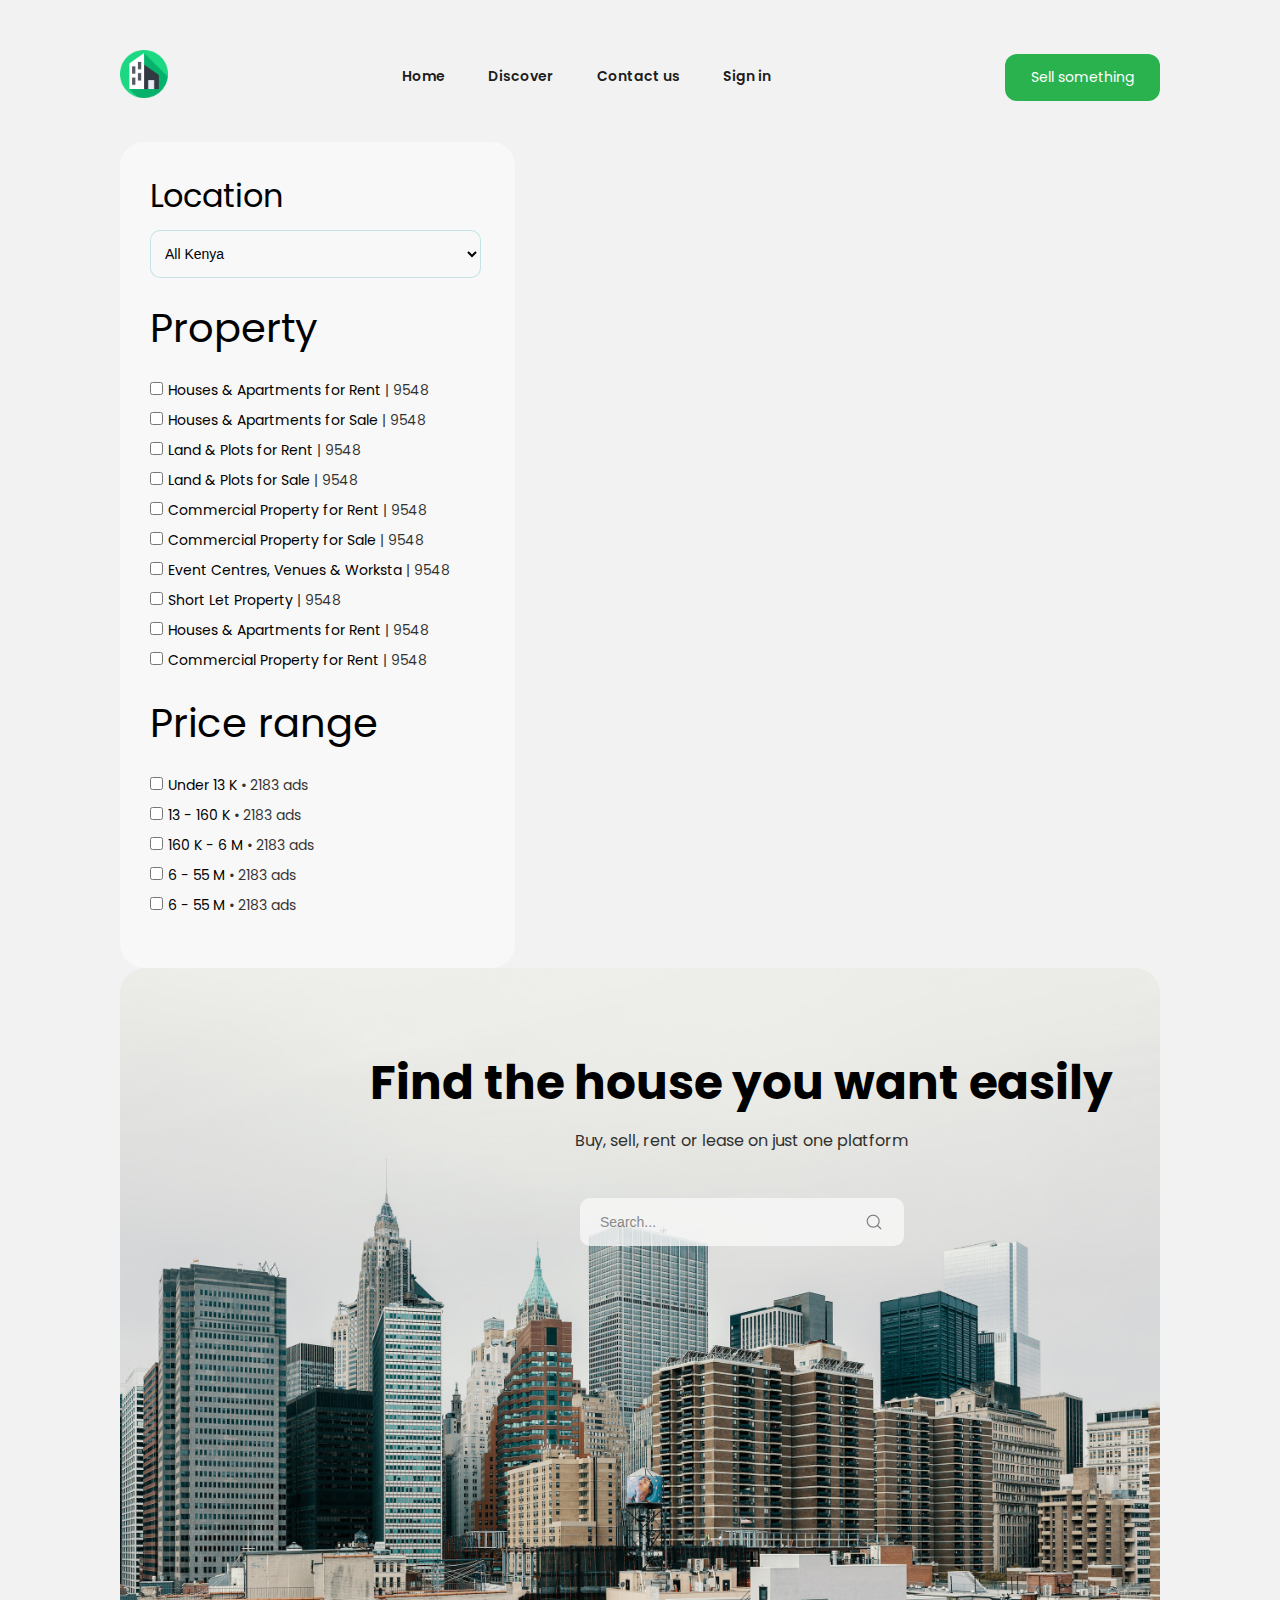
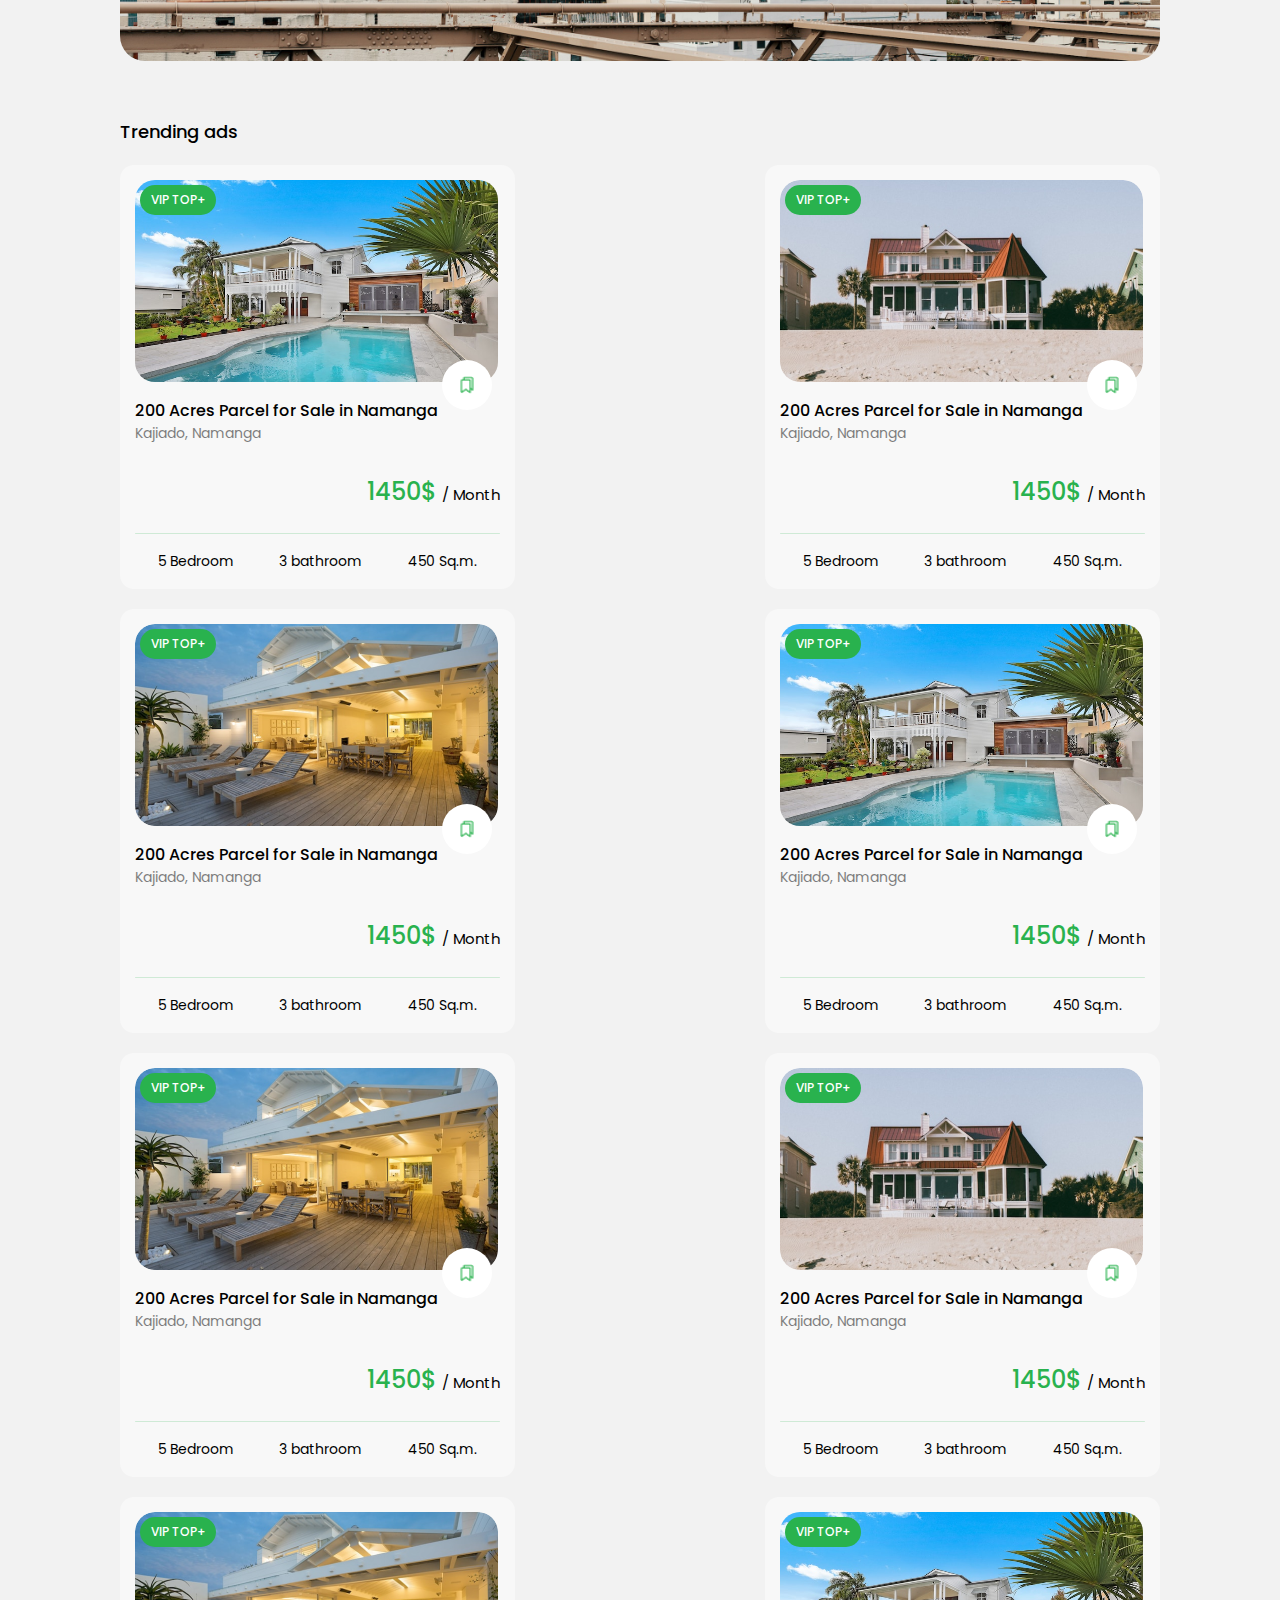
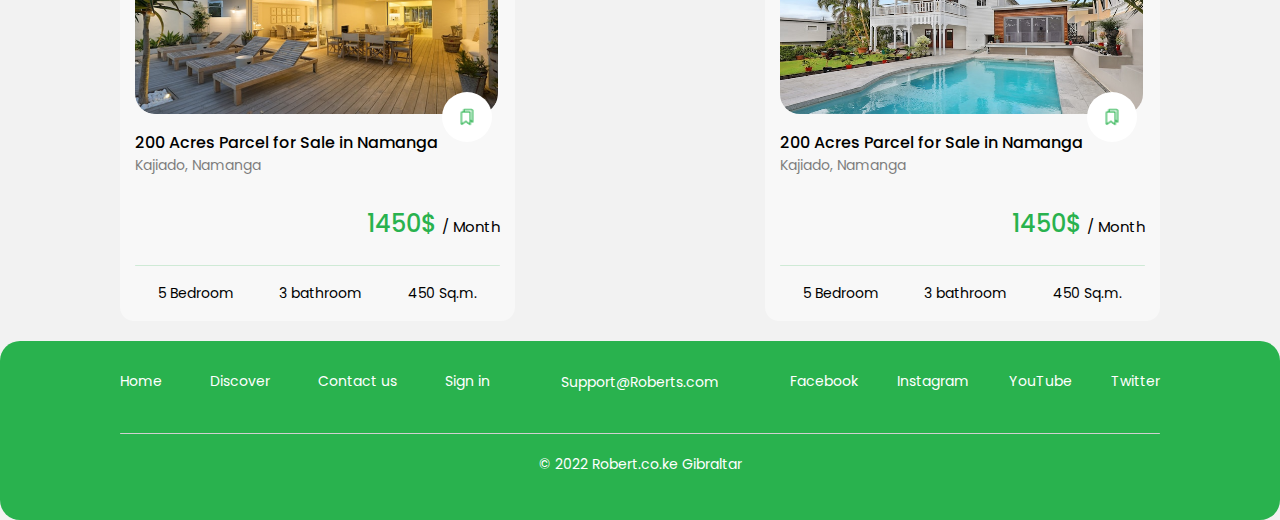
<file: index.html>
<!DOCTYPE html>
<html lang="en">
    <head>
        <meta charset="UTF-8">
        <meta name="viewport" content="width=device-width, initial-scale=1.0">
        <title>SHUALEDURI</title>
        <link rel="preconnect" href="https://fonts.googleapis.com">
        <link rel="preconnect" href="https://fonts.gstatic.com" crossorigin>
        <link href="https://fonts.googleapis.com/css2?family=Poppins:ital,wght@0,100;0,200;0,300;0,400;0,500;0,600;0,700;0,800;0,900;1,100;1,200;1,300;1,400;1,500;1,600;1,700;1,800;1,900&display=swap" rel="stylesheet">
        <link rel="stylesheet" href="assets/css/style.css">
        <link rel="stylesheet" href="assets/css/style-mob.css">
        <link rel="shortcut icon" href="assets/images/logo.png" type="image/x-icon">
    </head>
    <body class="font-family">
        <header>
            <div class="container">
                <div class="d-flex header-div">
                    <a href="index.html">
                        <img id="logo" src="assets/images/logo.png" alt="logo">
                    </a>
                    <nav>
                        <ul class="navbar-ul font">
                            <li>
                                <a href="#">Home</a>
                            </li>
                            <li>
                                <a href="Home.html" target="_self">Discover</a>
                            </li>
                            <li>
                                <a href="#">Contact us</a>
                            </li>
                            <li>
                                <a href="#">Sign in</a>
                            </li>
                        </ul>
                    </nav>
                    <div class="button-div">
                        <button class="button-h font">Sell something</button>
                    </div>
                </div>
            </div>
            <div class="buttons">
                <div class="gilaki-f">
                    <div class="gilaki">
                        <img src="assets/images/home-2.png" alt="home-2">
                        <h1>Home</h1>
                    </div>
                    <div class="gilaki">
                        <img src="assets/images/3dcube.png" alt="3dcube">
                        <h1>Discover</h1>
                    </div>
                    <div class="gilaki">
                        <div class="isari-bg">
                            <img src="assets/images/isari.png" alt="isari">
                        </div>
                        <h1 class="gilaki-t">Sell</h1>
                    </div>
                    <div class="gilaki">
                        <img src="assets/images/message-text.png" alt="message-text">
                        <h1>Message</h1>
                    </div>
                    <div class="gilaki">
                        <img src="assets/images/user.png" alt="user">
                        <h1>Profile</h1>
                    </div>
                </div>    
            </div>
        </header>
        <main class="container">
            <article class="article d-flex">
                <section class="section1">
                    <div>
                        <h1>Location</h1>
                        <select name="archeva">
                            <option value="All Kenya">All Kenya</option>
                        </select>
                    </div>
                    <div class="check">
                        <h1>Property</h1>
                        <div class="padding-b">
                            <div>
                                <input type="checkbox" id="knop"/>
                                <label for="knop">Houses & Apartments for Rent
                                <span>| 9548</span></label>
                            </div>
                            <div>
                                <input type="checkbox" id="knop">
                                <label for="knop">Houses & Apartments for Sale
                                <span>| 9548</span></label>
                            </div>
                            <div>
                                <input type="checkbox" id="knop">
                                <label for="knop">Land & Plots for Rent
                                <span>| 9548</span></label>
                            </div>
                            <div>
                                <input type="checkbox" id="knop">
                                <label for="knop">Land & Plots for Sale
                                <span>| 9548</span></label>
                            </div>
                            <div>
                                <input type="checkbox" id="knop">
                                <label for="knop">Commercial Property for Rent
                                <span>| 9548</span></label>
                            </div>
                            <div>
                                <input type="checkbox" id="knop">
                                <label for="knop">Commercial Property for Sale
                                <span>| 9548</span></label>
                            </div>
                            <div>
                                <input type="checkbox" id="knop">
                                <label for="Eknop">Event Centres, Venues & Worksta
                                <span>| 9548</span></label>
                            </div>
                            <div>
                                <input type="checkbox" id="knop">
                                <label for="knop">Short Let Property
                                <span>| 9548</span></label>
                            </div>
                            <div>
                                <input type="checkbox" id="knop">
                                <label for="knop">Houses & Apartments for Rent
                                <span>| 9548</span></label>
                            </div>
                            <div>
                                <input type="checkbox" id="knop">
                                <label for="knop">Commercial Property for Rent
                                <span>| 9548</span></label>
                            </div>
                        </div>
                    </div>
                    <div class="check">
                        <h1>Price range</h1>
                        <div class="padding-b">
                            <div>
                                <input type="checkbox" id="knop"/>
                                <label for="knop">Under 13 K 
                                <span>• 2183 ads</span></label>
                            </div>
                            <div>
                                <input type="checkbox" id="knop"/>
                                <label for="knop">13 - 160 K
                                <span>• 2183 ads</span></label>
                            </div>
                            <div>
                                <input type="checkbox" id="knop"/>
                                <label for="knop">160 K - 6 M
                                <span>• 2183 ads</span></label>
                            </div>
                            <div>
                                <input type="checkbox" id="knop"/>
                                <label for="knop">6 - 55 M
                                <span>• 2183 ads</span></label>
                            </div>
                            <div>
                                <input type="checkbox" id="knop"/>
                                <label for="knop">6 - 55 M
                                <span>• 2183 ads</span></label>
                            </div>
                        </div>
                    </div>
                </section>
                <section class="section2">
                    <div class="section2-div">
                        <h1>Find the house you want easily</h1>
                        <h2>Buy, sell, rent or lease on just one platform</h2>
                        <input type="search" placeholder="Search...">
                        <div class="frame-back">
                            <img class="search-frame" src="assets/images/search.png" alt="search">
                        </div>
                        <img class="main-img" src="assets/images/img1.jpg" alt="img1">
                    </div>
                </section>
            </article>
            <article class="article d-flex">
                <section class="section3">
                    <h1 class="section3-title">Trending ads</h1>
                    <div class="flex-div">
                        <div class="section3-div">
                            <a href="Home.html">
                              <h1 class="title">VIP TOP+</h1>
                            <img class="img" src="assets/images/img2.jpg" alt="img2">
                            <div class="frame-div">
                                <img class="frame" src="assets/images/Frame.png" alt="Frame">
                            </div>
                            <h2>200 Acres Parcel for Sale in Namanga</h2>
                            <h3>Kajiado, Namanga</h3>
                            <h4>1450$ <span>/ Month</span></h4>
                            <div class="zoli"></div>
                            <div class="desc d-flex">
                                <h1>5 Bedroom</h1>
                                <h1>3 bathroom</h1>
                                <h1>450 Sq.m.</h1>
                            </div>  
                            </a>   
                        </div>
                        <div class="section3-div">
                            <a href="Home.html">
                              <h1 class="title">VIP TOP+</h1>
                            <img class="img" src="assets/images/img3.png" alt="img2">
                            <div class="frame-div">
                                <img class="frame" src="assets/images/Frame.png" alt="Frame">
                            </div>
                            <h2>200 Acres Parcel for Sale in Namanga</h2>
                            <h3>Kajiado, Namanga</h3>
                            <h4>1450$ <span>/ Month</span></h4>
                            <div class="zoli"></div>
                            <div class="desc d-flex">
                                <h1>5 Bedroom</h1>
                                <h1>3 bathroom</h1>
                                <h1>450 Sq.m.</h1>
                            </div>  
                            </a>
                        </div>
                        <div class="section3-div">
                            <a href="Home.html">
                               <h1 class="title">VIP TOP+</h1>
                            <img class="img" src="assets/images/img5.png" alt="img2">
                            <div class="frame-div">
                                <img class="frame" src="assets/images/Frame.png" alt="Frame">
                            </div>
                            <h2>200 Acres Parcel for Sale in Namanga</h2>
                            <h3>Kajiado, Namanga</h3>
                            <h4>1450$ <span>/ Month</span></h4>
                            <div class="zoli"></div>
                            <div class="desc d-flex">
                                <h1>5 Bedroom</h1>
                                <h1>3 bathroom</h1>
                                <h1>450 Sq.m.</h1>
                            </div> 
                            </a>
                        </div>
                        <div class="section3-div">
                            <a href="Home.html">
                              <h1 class="title">VIP TOP+</h1>
                            <img class="img" src="assets/images/img2.jpg" alt="img2">
                            <div class="frame-div">
                                <img class="frame" src="assets/images/Frame.png" alt="Frame">
                            </div>
                            <h2>200 Acres Parcel for Sale in Namanga</h2>
                            <h3>Kajiado, Namanga</h3>
                            <h4>1450$ <span>/ Month</span></h4>
                            <div class="zoli"></div>
                            <div class="desc d-flex">
                                <h1>5 Bedroom</h1>
                                <h1>3 bathroom</h1>
                                <h1>450 Sq.m.</h1>
                            </div>  
                            </a>
                        </div>
                        <div class="section3-div">
                            <a href="Home.html">
                              <h1 class="title">VIP TOP+</h1>
                            <img class="img" src="assets/images/img5.png" alt="img2">
                            <div class="frame-div">
                                <img class="frame" src="assets/images/Frame.png" alt="Frame">
                            </div>
                            <h2>200 Acres Parcel for Sale in Namanga</h2>
                            <h3>Kajiado, Namanga</h3>
                            <h4>1450$ <span>/ Month</span></h4>
                            <div class="zoli"></div>
                            <div class="desc d-flex">
                                <h1>5 Bedroom</h1>
                                <h1>3 bathroom</h1>
                                <h1>450 Sq.m.</h1>
                            </div>  
                            </a>   
                        </div>
                        <div class="section3-div">
                            <a href="Home.html">
                              <h1 class="title">VIP TOP+</h1>
                            <img class="img" src="assets/images/img3.png" alt="img2">
                            <div class="frame-div">
                                <img class="frame" src="assets/images/Frame.png" alt="Frame">
                            </div>
                            <h2>200 Acres Parcel for Sale in Namanga</h2>
                            <h3>Kajiado, Namanga</h3>
                            <h4>1450$ <span>/ Month</span></h4>
                            <div class="zoli"></div>
                            <div class="desc d-flex">
                                <h1>5 Bedroom</h1>
                                <h1>3 bathroom</h1>
                                <h1>450 Sq.m.</h1>
                            </div>  
                            </a>
                        </div>
                        <div class="section3-div">
                            <a href="Home.html">
                              <h1 class="title">VIP TOP+</h1>
                            <img class="img" src="assets/images/img5.png" alt="img2">
                            <div class="frame-div">
                                <img class="frame" src="assets/images/Frame.png" alt="Frame">
                            </div>
                            <h2>200 Acres Parcel for Sale in Namanga</h2>
                            <h3>Kajiado, Namanga</h3>
                            <h4>1450$ <span>/ Month</span></h4>
                            <div class="zoli"></div>
                            <div class="desc d-flex">
                                <h1>5 Bedroom</h1>
                                <h1>3 bathroom</h1>
                                <h1>450 Sq.m.</h1>
                            </div>  
                            </a>
                        </div>
                        <div class="section3-div">
                            <a href="Home.html">
                              <h1 class="title">VIP TOP+</h1>
                            <img class="img" src="assets/images/img2.jpg" alt="img2">
                            <div class="frame-div">
                                <img class="frame" src="assets/images/Frame.png" alt="Frame">
                            </div>
                            <h2>200 Acres Parcel for Sale in Namanga</h2>
                            <h3>Kajiado, Namanga</h3>
                            <h4>1450$ <span>/ Month</span></h4>
                            <div class="zoli"></div>
                            <div class="desc d-flex">
                                <h1>5 Bedroom</h1>
                                <h1>3 bathroom</h1>
                                <h1>450 Sq.m.</h1>
                            </div>  
                            </a>
                        </div>
                    </div>
                </section>
            </article>
        </main>
        <footer>
            <div class="container">
                <div class="footer-f">
                    <div class="row">
                        <ul class="navbar-ul li-row">
                            <li><a href="#"></a>Home</li>
                            <li><a href="#"></a>Discover</li>
                            <li><a href="#"></a>Contact us</li>
                            <li><a href="#"></a>Sign in</li>
                        </ul>
                    </div>
                    <div class="mail">
                        <h1>Support@Roberts.com</h1>
                    </div>
                    <div class="row">
                        <ul class="navbar-ul li-row2">
                            <li><a href="facebook.com" target="_blank"></a>Facebook</li>
                            <li><a href="instagram.com" target="_blank"></a>Instagram</li>
                            <li><a href="youtube.com" target="_blank"></a>YouTube</li>
                            <li><a href="x.com" target="_blank"></a>Twitter</li>
                        </ul>
                    </div>
                </div>
                <div>
                    <div class="zoli2"></div>
                </div>
                <div class="last">
                    <h1>© 2022 Robert.co.ke Gibraltar</h1>
                </div>
            </div>
        </footer>
    </body>
</html>
</file>
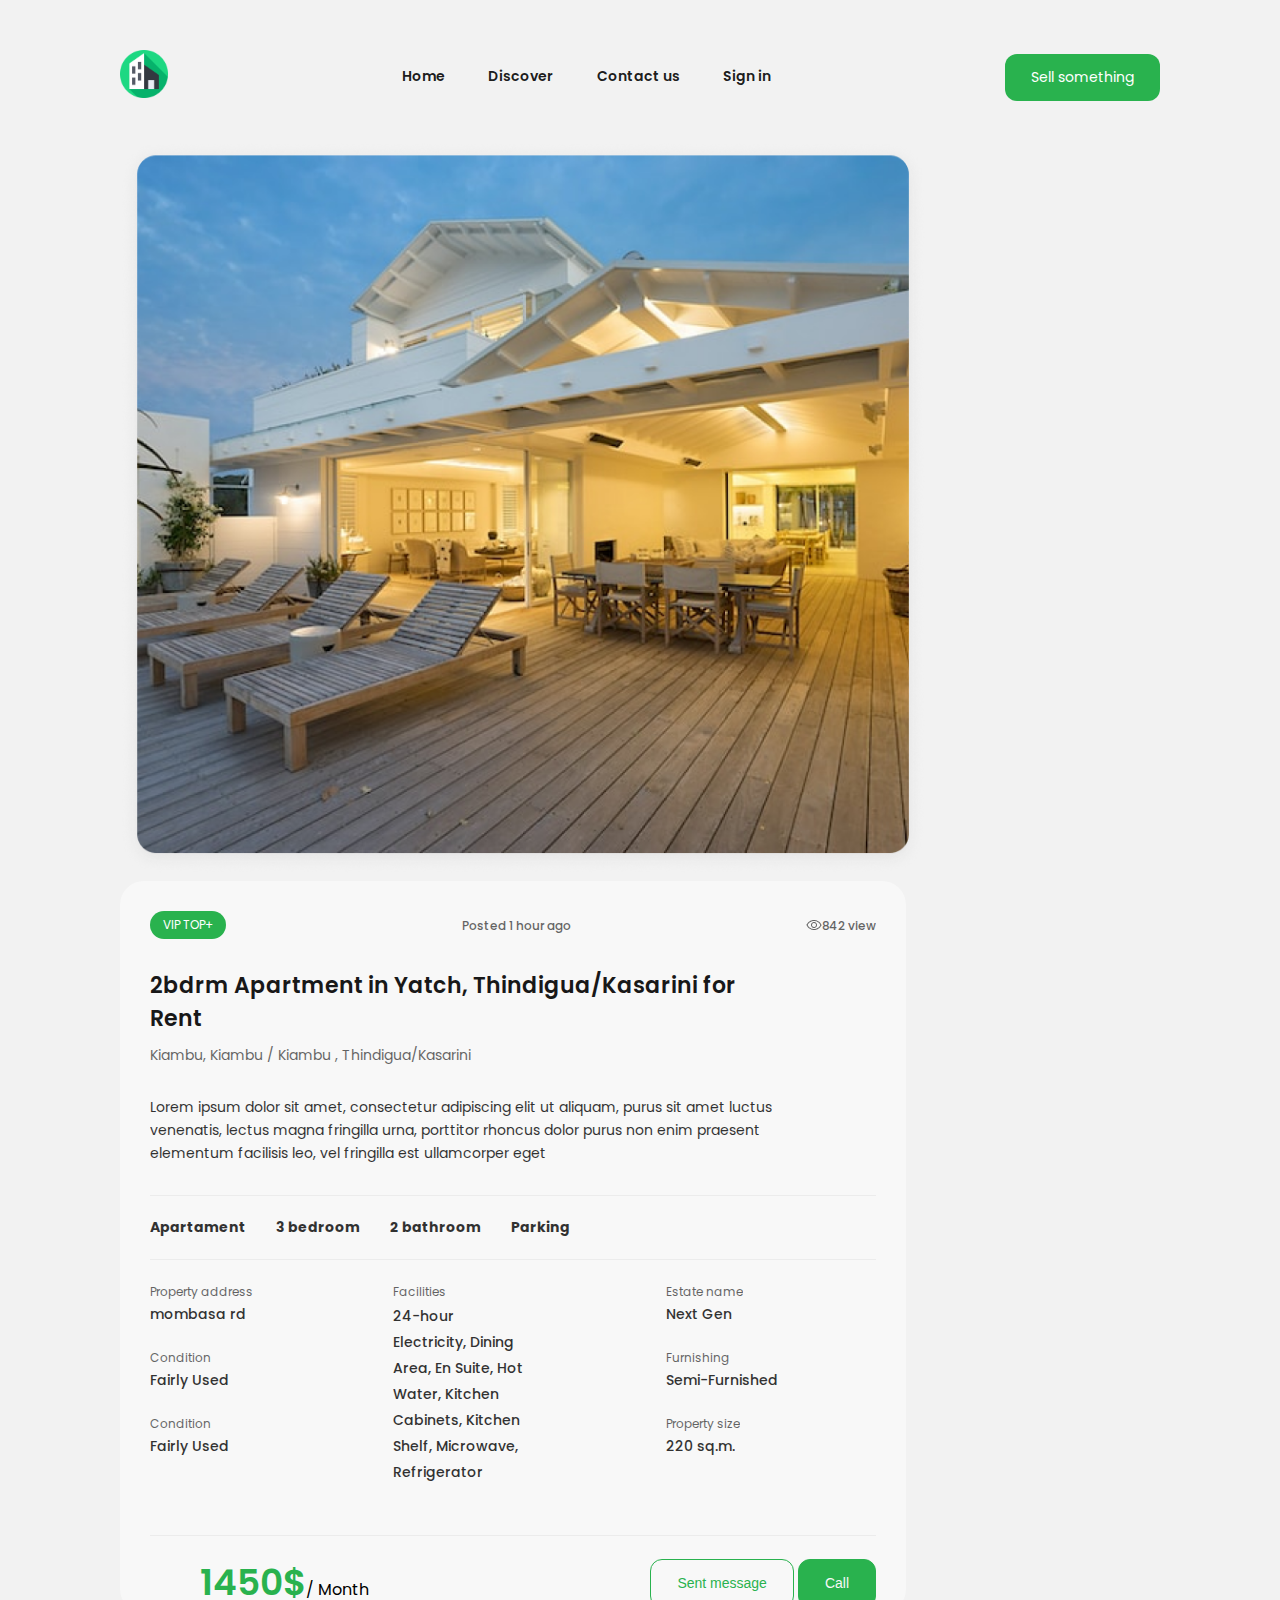
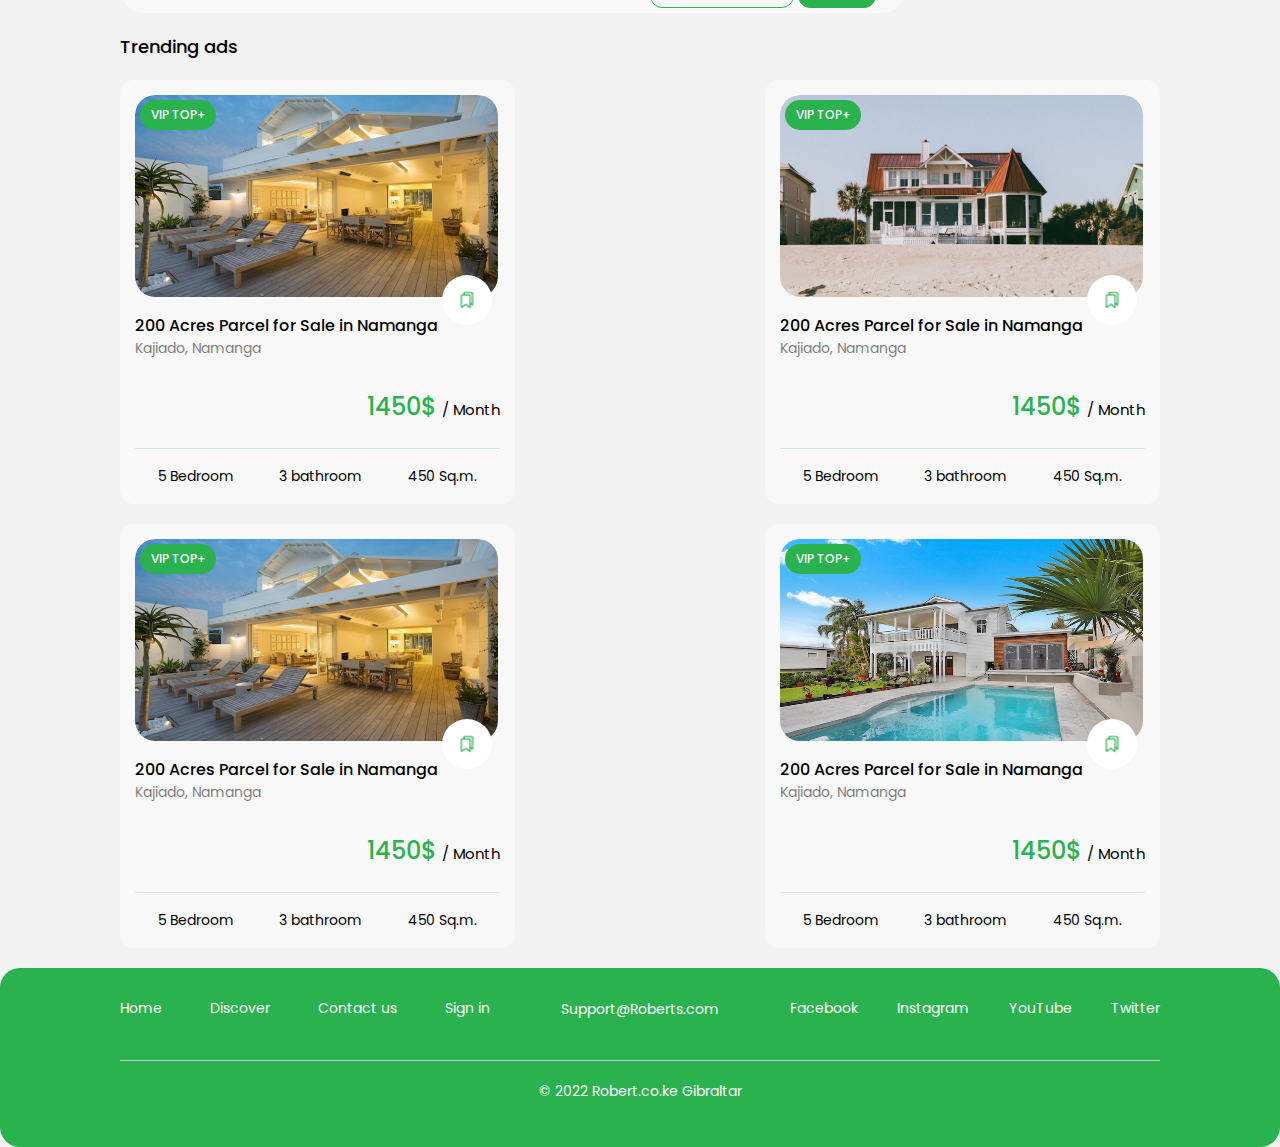
<file: Home.html>
<!DOCTYPE html>
<html lang="en">
    <head>
        <meta charset="UTF-8">
        <meta name="viewport" content="width=device-width, initial-scale=1.0">
        <title>SHUALEDURI</title>
        <link rel="preconnect" href="https://fonts.googleapis.com">
        <link rel="preconnect" href="https://fonts.gstatic.com" crossorigin>
        <link href="https://fonts.googleapis.com/css2?family=Poppins:ital,wght@0,100;0,200;0,300;0,400;0,500;0,600;0,700;0,800;0,900;1,100;1,200;1,300;1,400;1,500;1,600;1,700;1,800;1,900&display=swap" rel="stylesheet">
        <link rel="stylesheet" href="assets/css/style.css">
        <link rel="stylesheet" href="assets/css/style-mob2.css">
        <link rel="shortcut icon" href="assets/images/logo.png" type="image/x-icon">
    </head>
    <body class="font-family">
        <header>
            <div class="container">
                <div class="d-flex header-div">
                    <a href="index.html">
                        <img id="logo" src="assets/images/logo.png" alt="logo">
                    </a>
                    <nav>
                        <ul class="navbar-ul font">
                            <li>
                                <a href="index.html" target="_self">Home</a>
                            </li>
                            <li>
                                <a href="#">Discover</a>
                            </li>
                            <li>
                                <a href="#">Contact us</a>
                            </li>
                            <li>
                                <a href="#">Sign in</a>
                            </li>
                        </ul>
                    </nav>
                    <div class="button-div">
                        <button class="button-h font">Sell something</button>
                    </div>
                </div>
            </div>
        </header>
        <main class="container">
            <section class="d-flex spb">
                <article class="article1">
                    <img src="assets/images/Rectangle 431.png" alt="Rectangle">
                </article>
                <article class="article2">
                    <div class="article2-div">
                        <div class="article2-bg">
                            <h1>VIP TOP+</h1>
                        </div>
                        <h1 class="h1-2">Posted 1 hour ago</h1>
                        <div class="f-div">
                            <img src="assets/images/tvali.png" alt="tvali">
                            <h1 class="h1-3">842 view</h1>
                        </div>
                    </div>
                    <div class="article2-div2">
                        <h1>2bdrm Apartment in Yatch, Thindigua/Kasarini for Rent</h1>
                        <h2>Kiambu, Kiambu / Kiambu , Thindigua/Kasarini</h2>
                        <p>Lorem ipsum dolor sit amet, consectetur adipiscing elit ut aliquam, purus sit amet luctus venenatis, lectus magna fringilla urna, porttitor rhoncus dolor purus non enim praesent elementum facilisis leo, vel fringilla est ullamcorper eget</p>
                    </div>
                    <div>
                        <div class="zoli3"></div>
                        <div class="middle-flex">
                            <h1>Apartament</h1>
                            <h1>3 bedroom</h1>
                            <h1>2 bathroom</h1>
                            <h1>Parking</h1>
                        </div>
                        <div class="zoli3"></div>
                    </div>
                    <div class="sia">
                        <div class="sia1">
                            <div class="m-b">
                                <h2>Property address</h2>
                                <h1>mombasa rd</h1>
                            </div>
                            <div class="m-b">
                                <h2>Condition</h2>
                                <h1>Fairly Used</h1>
                            </div>   
                            <div class="m-b">            
                                <h2>Condition</h2>
                                <h1>Fairly Used</h1>
                            </div> 
                        </div>
                        <div class="sia2">
                            <h2 class="s2">Facilities</h2>
                            <p>24-hour Electricity,
                                Dining Area,
                                En Suite,
                                Hot Water,
                                Kitchen Cabinets,
                                Kitchen Shelf,
                                Microwave,
                                Refrigerator</p>
                        </div>
                        <div class="sia1">
                            <div class="m-b">
                                <h2>Estate name</h2>
                                <h1>Next Gen</h1>
                            </div>
                            <div class="m-b">
                                <h2>Furnishing</h2>
                                <h1>Semi-Furnished</h1>
                            </div>   
                            <div class="m-b">            
                                <h2>Property size</h2>
                                <h1>220 sq.m.</h1>
                            </div> 
                        </div>
                    </div>
                    <div>
                        <div class="zoli3 zoli3-2"></div>
                        <div class="price">
                            <h1>1450$<span>/ Month </span></h1>
                            <div>
                                <button class="b-1">Sent message</button>
                                <button class="b-2">Call</button>
                            </div>
                        </div>
                    </div>
                </article>
            </section>
            <section>
                <h1 class="section3-title">Trending ads</h1>
                <div class="flex-div">
                    <div class="section3-div">
                        <h1 class="title">VIP TOP+</h1>
                        <img class="img" src="assets/images/img5.png" alt="img2">
                        <div class="frame-div">
                            <img class="frame" src="assets/images/Frame.png" alt="Frame">
                        </div>
                        <h2>200 Acres Parcel for Sale in Namanga</h2>
                        <h3>Kajiado, Namanga</h3>
                        <h4>1450$ <span>/ Month</span></h4>
                        <div class="zoli"></div>
                        <div class="desc d-flex">
                            <h1>5 Bedroom</h1>
                            <h1>3 bathroom</h1>
                            <h1>450 Sq.m.</h1>
                        </div>
                    </div>
                    <div class="section3-div">
                        <h1 class="title">VIP TOP+</h1>
                        <img class="img" src="assets/images/img3.png" alt="img2">
                        <div class="frame-div">
                            <img class="frame" src="assets/images/Frame.png" alt="Frame">
                        </div>
                        <h2>200 Acres Parcel for Sale in Namanga</h2>
                        <h3>Kajiado, Namanga</h3>
                        <h4>1450$ <span>/ Month</span></h4>
                        <div class="zoli"></div>
                        <div class="desc d-flex">
                            <h1>5 Bedroom</h1>
                            <h1>3 bathroom</h1>
                            <h1>450 Sq.m.</h1>
                        </div>
                    </div>
                    <div class="section3-div">
                        <h1 class="title">VIP TOP+</h1>
                        <img class="img" src="assets/images/img5.png" alt="img2">
                        <div class="frame-div">
                            <img class="frame" src="assets/images/Frame.png" alt="Frame">
                        </div>
                        <h2>200 Acres Parcel for Sale in Namanga</h2>
                        <h3>Kajiado, Namanga</h3>
                        <h4>1450$ <span>/ Month</span></h4>
                        <div class="zoli"></div>
                        <div class="desc d-flex">
                            <h1>5 Bedroom</h1>
                            <h1>3 bathroom</h1>
                            <h1>450 Sq.m.</h1>
                        </div>
                    </div>
                    <div class="section3-div">
                        <h1 class="title">VIP TOP+</h1>
                        <img class="img" src="assets/images/img2.jpg" alt="img2">
                        <div class="frame-div">
                            <img class="frame" src="assets/images/Frame.png" alt="Frame">
                        </div>
                        <h2>200 Acres Parcel for Sale in Namanga</h2>
                        <h3>Kajiado, Namanga</h3>
                        <h4>1450$ <span>/ Month</span></h4>
                        <div class="zoli"></div>
                        <div class="desc d-flex">
                            <h1>5 Bedroom</h1>
                            <h1>3 bathroom</h1>
                            <h1>450 Sq.m.</h1>
                        </div>
                    </div>
                </div>
            </section>
        </main>
        <footer>
            <div class="container">
                <div class="footer-f">
                    <div class="row">
                        <ul class="navbar-ul li-row">
                            <li><a href="#"></a>Home</li>
                            <li><a href="#"></a>Discover</li>
                            <li><a href="#"></a>Contact us</li>
                            <li><a href="#"></a>Sign in</li>
                        </ul>
                    </div>
                    <div class="mail">
                        <h1>Support@Roberts.com</h1>
                    </div>
                    <div class="row">
                        <ul class="navbar-ul li-row2">
                            <li><a href="facebook.com" target="_blank"></a>Facebook</li>
                            <li><a href="instagram.com" target="_blank"></a>Instagram</li>
                            <li><a href="youtube.com" target="_blank"></a>YouTube</li>
                            <li><a href="x.com" target="_blank"></a>Twitter</li>
                        </ul>
                    </div>
                </div>
                <div>
                    <div class="zoli2"></div>
                </div>
                <div class="last">
                    <h1>© 2022 Robert.co.ke Gibraltar</h1>
                </div>
            </div>
            <div class="buttons">
                <div class="gilaki-f">
                    <div class="gilaki">
                        <img src="assets/images/home-2.png" alt="home-2">
                        <h1>Home</h1>
                    </div>
                    <div class="gilaki">
                        <img src="assets/images/3dcube.png" alt="3dcube">
                        <h1>Discover</h1>
                    </div>
                    <div class="gilaki">
                        <div class="isari-bg">
                            <img src="assets/images/isari.png" alt="isari">
                        </div>
                        <h1 class="gilaki-t">Sell</h1>
                    </div>
                    <div class="gilaki">
                        <img src="assets/images/message-text.png" alt="message-text">
                        <h1>Message</h1>
                    </div>
                    <div class="gilaki">
                        <img src="assets/images/user.png" alt="user">
                        <h1>Profile</h1>
                    </div>
                </div>    
            </div>
        </footer>
    </body>
</html>
</file>
<file: assets/css/style.css>
*{
    margin: 0;
    padding: 0;
    box-sizing: border-box;
}
a{
    text-decoration: none;
}
ul{
    list-style: none;
}
img{
    max-width: 100%;
}
body{
    background-color: #F2F2F2;
}
header{
    padding-top: 42px;
    padding-bottom: 30px;
}
#logo{
    max-width: 48px;
    max-height: 48px;
}
.container{
    max-width: 1920px;
    width: 100%;
    margin: 0 auto;
    padding: 0 120px;
}
.d-flex{
    display: flex;
    flex-wrap: wrap;
}
.navbar-ul{
    display: flex;
    gap: 20px;
    width: 370px;
    height: 22px;
    justify-content: space-between;
}
.navbar-ul a{
    color: #000000E5;
    position: relative;
}
.font-family{
    font-family: "Poppins", sans-serif;
}
.font{
    font-size: 14px;
    font-weight: 600;
    font-family: "Poppins", sans-serif;
}
.header-div{
    align-items: center;
    justify-content: space-between;
    max-width: 1920px;
    height: 70px;
}
.button-h{
    border: none;
    background-color: #29B24E;
    padding: 13px 26px;
    border-radius: 12px;
    gap: 10px;
    color: #FFFFFF;
    transition: all 0.2s 0.2s;
    font-weight: 400;
}
.button-h:hover{
    font-size: 20px;
}
.navbar-ul a::before{
    content: "";
    position: absolute;
    bottom: -10px;
    left: 0;
    width: 0%;
    height: 3px;
    background-color: #29B24E;
    transition: all 0.5s; 
}
.navbar-ul a:hover::before{
    width: 100%;
}
.search-frame{
    max-width: 18px;
    width: 100%;
    position: absolute;
    top: 245px;
    left: 745px;
}
.main-img{
    max-width: 1225px;
    width: 100%;
    border-radius: 25px;
}
.section2 h1{
    font-size: 47px;
    max-width: 749px;
    width: 100%;
    position: absolute;
    top: 80px;
    left: 250px;
}
.section2 h2{
    font-size: 16px;
    opacity: 80%;
    font-weight: 400;
    max-width: 336px;
    width: 100%;
    position: absolute;
    top: 160px;
    left: 455px;
}
.section2-div{
    position: relative;
}
.section1{
    background-color: #F8F8F8;
    max-width: 395px;
    width: 100%;
    border-radius: 24px;
    padding: 30px;
}
.section1 h1{
    font-weight: 400;
    padding-bottom: 10px;
}
.article{
    justify-content: space-between;
}
.check{
    display: flex;
    flex-direction: column;
    gap: 5px;
    font-size: 20px;
}
input[type="checkbox"] {
    accent-color: #29B24E;
}
label{
    font-size: 14px;
    font-weight: 400;
}
label span{
    opacity: 80%;
}
.padding-b{
    padding-bottom: 20px;
}
select{
    max-width: 331px;
    height: 48px;
    width: 100%;
    border-radius: 10px;
    background-color: #F8F8F8;
    border: 1px solid #0D9CA436;
    margin-bottom: 20px;
}
option{
    font-size: 14px;
    font-weight: 400;
}
select{
    padding: 10px;
    font-size: 14px;
    font-weight: 400;
}
input[type="search"] {
    max-width: 324px;
    height: 48px;
    width: 100%;
    border-radius: 10px;
    background-color: #F8F8F8;
    opacity: 80%;
    border: none;
    padding: 20px;
    font-size: 14px;
    font-weight: 400;
    position: absolute;
    top: 230px;
    left: 460px;
}
.section3{
    margin-top: 30px;
    width: 100%;
}
.section3-div{
    max-width: 395px;
    width: 100%;
    height: 424px;
    border-radius: 14px;
    background-color: #F8F8F8;
    padding: 15px;
    position: relative;
    margin-bottom: 20px;
}
.img{
    max-width: 363px;
    height: 202px;
    border-radius: 20px;
    width: 100%;
}
.frame{
    width: 50px;
    position: absolute;
    top: 195px;
    left: 322px;
}
.frame-div img{
    padding: 15px;
    background-color: white;
    border-radius: 50px;
}
.title {
    color: #FFFFFF;
    font-size: 12px;
    font-weight: 500;
    border-radius: 15px;
    background-color: #29B24E;
    max-width: 76px;
    width: 100%;
    height: 30px;
    position: absolute;
    top: 20px;
    left: 20px;
    text-align: center;
    padding-top: 6px;
}
.section3-div h2{
   font-size: 16px;
   line-height: 24px;
   font-weight: 500;
   max-width: 304px;
   width: 100%;
   margin-top: 10px;
}
.section3-div h3{
    font-size: 14px;
    font-weight: 400;
    opacity: 50%;
    line-height: 21px;
}
.section3-div h4{
    font-size: 24px;
    font-weight: 500;
    text-align: right;
    line-height: 36px;
    color: #29B24E;
    margin-top: 30px;
}
.section3-div span{
    color: black;
    font-size: 15px;
    font-weight: 400;
}
.flex-div{
    display: flex;
    flex-wrap: wrap;
    justify-content: space-between;
}
.zoli{
    background-color: #CFEAD6;
    max-width: 395px;
    height: 1px;
    border-radius: 2px;
    margin-top: 20px;
}
.desc{
    height: 55px;
    align-items: center;
    justify-content: space-around;
}
.desc h1{
    font-size: 14px;
    font-weight: 400;
    line-height: 21px;
}
footer{
    background-color: #29B24E;
    height: 179px;
    border-radius: 20px;
    padding-top: 30px;
}
.footer-f{
    display: flex;
    justify-content: space-between;
    align-items: center;
    flex-wrap: wrap;
}
.footer-f li, .mail h1{
    color: white;
    font-size: 14px;
    font-weight: 400;
    line-height: 21px;
}
.zoli2{
    max-width: 1640px;
    width: 100%;
    height: 1px;
    border-radius: 40px;
    background-color: #D0D0D0;
    margin-top: 40px;
}
.last h1{
    font-size: 14px;
    font-weight: 400;
    line-height: 21px;
    color: #FFFFFF;
    display: flex;
    margin-top: 20px;
    justify-content: center;
    align-items: center;
    flex-wrap: wrap;
}
.section3-title{
    font-size: 18px;
    font-weight: 500;
    line-height: 27px;
    margin: 20px 0;
}
.buttons{
    display: none;
}
.article1 img{
    max-width: 810px;
    height: 732px;
    border-radius: 20px;
}
.article2{
    max-width: 786px;
    height: 732px;
    width: 100%;
    border-radius: 24px;
    background-color: #F8F8F8;
    padding: 30px;
}
.article2-div{
    display: flex;
    justify-content: space-between;
    align-items: center;
}
.article2-bg h1{
    background-color: #29B24E;
    border-radius: 15px;
    color: #FFFFFF;
    font-size: 12px;
    font-weight: 400;
    line-height: 18px;
    width: 76px;
    height: 28px;
    text-align: center;
    padding-top: 5px;
}
.h1-2{
    font-size: 12px;
    font-weight: 500;
    line-height: 23px;
    opacity: 60%;
    text-align: center;
}
.h1-3{
    font-size: 12px;
    font-weight: 500;
    line-height: 23px;
    opacity: 60%;
}
.article2-div img{
    width: 16px;
    height: 16px;
}
.f-div{
    display: flex;
    flex-direction: row;
    align-items: center;
}
.article2-div2{
    margin-top: 30px;
}
.article2-div2 h1{
    max-width: 618px;
    opacity: 90%;
    font-size: 22px;
    font-weight: 600;
    line-height: 33px;
}
.article2-div2 h2{
    width: 326px;
    font-size: 14px;
    opacity: 60%;
    line-height: 21px;
    font-weight: 400;
    margin-top: 10px;
}
.article2-div2 p{
    width: 661px;
    opacity: 80%;
    font-size: 14px;
    font-weight: 400;
    line-height: 23px;
    margin-top: 30px;
    margin-bottom: 30px;
}
.zoli3{
    width: 786px;
    width: 100%;
    height: 1px;
    background-color: #ECECEC;
}
.middle-flex{
    display: flex;
    gap: 30px;
    padding: 20px 0;
}
.middle-flex h1{
    font-size: 14px;
    opacity: 80%;
    line-height: 23px;
}
.spb{
    justify-content: space-between;
}
.sia1{
    margin-top: 20px;
}
.sia1 h2, .s2{
    font-size: 12px;
    opacity: 60%;
    line-height: 23px;
    font-weight: 400;
}
.sia1 h1{
    font-size: 14px;
    opacity: 80%;
    line-height: 23px;
    font-weight: 500;
}
.m-b{
    margin-bottom: 20px;
}
.sia2{
    margin-top: 20px;
}
.sia2 p{
    font-size: 14px;
    line-height: 26px;
    font-weight: 500;
    opacity: 80%;
    max-width: 133px;
    width: 100%;
}
.sia{
    display: flex;
    flex-wrap: wrap;
    gap: 140px;
}
.zoli3-2{
    margin-top: 50px;
}
.price h1{
    color: #29B24E;
    line-height: 54px;
    font-size: 36px;
    font-weight: 600;
    margin-left: 50px;
}
.price span{
    font-size: 16px;
    font-weight: 400;
    line-height: 24px;
    color: black;
}
.price{
    display: flex;
    justify-content: space-between;
    align-items: center;
    margin-top: 20px;
}
.b-1{
    border-radius: 12px;
    border: 1px solid #29B24E;
    padding: 13px 26px;
    background-color: #F8F8F8;
    color: #29B24E;
    font-size: 14px;
    font-weight: 400;
    line-height: 21px;
}
.b-2{
    border-radius: 12px;
    padding: 13px 26px;
    border: 1px solid #29B24E;
    background-color: #29B24E;
    color: #F8F8F8;
    font-size: 14px;
    font-weight: 400;
    line-height: 21px;
}
.fix{
    display: flex;
}
.desc h1{
    color: black;
}
.section3-div h2, .section3-div h3{
    color: black;
}
</file>
<file: assets/css/style-mob.css>
@media(max-width:768px){
    nav, .button-div, .section2-div input, .mail{
        display: none;
    }
    .container{
        padding: 0 10px;
        max-width: 768px;
        width: 100%;
    }
    .article{
        display: flex;
        flex-direction: column-reverse;
    }
    .main-img{
        max-width: 335px;
        height: 435px;
        width: 100%;
        margin-left: 10px;
    }
    .section2-div h1{
        max-width: 241px;
        width: 100%;
        font-size: 24px;
        line-height: 36px;
        top: 50px;
        left: 50px;
        text-align: center;
    }
    .section2 h2{
        font-size: 14px;
        font-weight: 400;
        line-height: 21px;
        top: 120px;
        left: 30px;
    }
    .frame{
        top: 190px;
        left: 280px;
    }
    .section3-div h2{
        margin-top: 20px;
    }
    footer{
        max-width: 375px;
        width: 100%;
        height: 326px;
        margin: 50px 0;
        margin-bottom: 100px;
    }
    .search-frame{
        top: 12px;
        left: 12px;
    }
    .frame-back{
        width: 44px;
        height: 44px;
        border-radius: 24px;
        background-color: #F8F8F8;
        top: -90px;
        left: 305px;
        position: absolute;
    }
    #logo{
        margin-left: 10px;
    }
    .zoli2{
        margin-top: 1px;
    }
    .li-row, .li-row2{
        height: 30px;
        display: flex;
        flex-direction: column;
    }
    .li-row2{
        align-items: end;
    }
    .row{
        display: flex;
        flex-direction: row;
        width: 175px;
        height: 205px;
    }
    .buttons{
        display: block;
        background-color: #FFFFFF;
        border-radius: 24px 24px 0 0;
        width: 375px;
        height: 72px;
        padding: 20px;
        position: fixed;
        width: 100%;
        z-index: 1;
        bottom: 0;
    }
    .gilaki{
        display: flex;
        flex-direction: column;
        align-items: center;
        position: relative;
    }
    .gilaki img{
        width: 24px;
        height: 24px;
        opacity: 90%;
    }
    .gilaki h1{
        font-size: 11px;
        font-weight: 500;
    }
    .gilaki-f{
        display: flex;
        justify-content: space-evenly;
    }
    .isari-bg{
        background-color: #29B24E;
        border-radius: 12px;
        width: 56px;
        height: 56px;
        position: absolute;
        top: -30px;
        padding: 16px;
    }
    .gilaki-t{
        position: absolute;
        top: 30px;
    }
}
</file>
<file: assets/css/style-mob2.css>
@media(max-width:768px){
    header, .mail{
        display: none;
    }
    .article1 img{
        width: 335px;
        height: 316px;
        border-radius: 20px;
        padding-left: 20px;
    }
    .container{
        padding: 0 10px;
        max-width: 768px;
        width: 100%;
    }
    .article2-div2 h1{
        width: 335px;
    }
    .article2-div2 h2{
        width: 279px;
    }
    .article2-div2 p{
        width: 330px;
    }
    footer{
        max-width: 375px;
        width: 100%;
        height: 326px;
        margin: 50px 0;
        margin-bottom: 100px;
    }
    .li-row, .li-row2{
        height: 30px;
        display: flex;
        flex-direction: column;
    }
    .li-row2{
        align-items: end;
    }
    .row{
        display: flex;
        flex-direction: row;
        width: 175px;
        height: 205px;
    }
    .frame{
        top: 190px;
        left: 280px;
    }
    .buttons{
        display: block;
        background-color: #FFFFFF;
        border-radius: 24px 24px 0 0;
        max-width: 375px;
        height: 72px;
        padding: 20px;
        position: fixed;
        width: 100%;
        z-index: 1;
        bottom: 0;

    }
    .gilaki{
        display: flex;
        flex-direction: column;
        align-items: center;
        position: relative;
    }
    .gilaki img{
        width: 24px;
        height: 24px;
        opacity: 90%;
    }
    .gilaki h1{
        font-size: 11px;
        font-weight: 500;
    }
    .gilaki-f{
        display: flex;
        justify-content: space-evenly;
    }
    .isari-bg{
        background-color: #29B24E;
        border-radius: 12px;
        width: 56px;
        height: 56px;
        position: absolute;
        top: -30px;
        padding: 16px;
    }
    .gilaki-t{
        position: absolute;
        top: 30px;
    }
    .middle-flex{
        display: flex;
        gap: 30px;
        padding: 20px 0;
        flex-wrap: wrap;
        justify-content: space-between;
    }
    .sia{
        flex-wrap: nowrap;
        gap: 0;
    }
    .sia1{
        height: 185px;
        width: 100%;
        margin-top: 0;
    }
}
</file>
